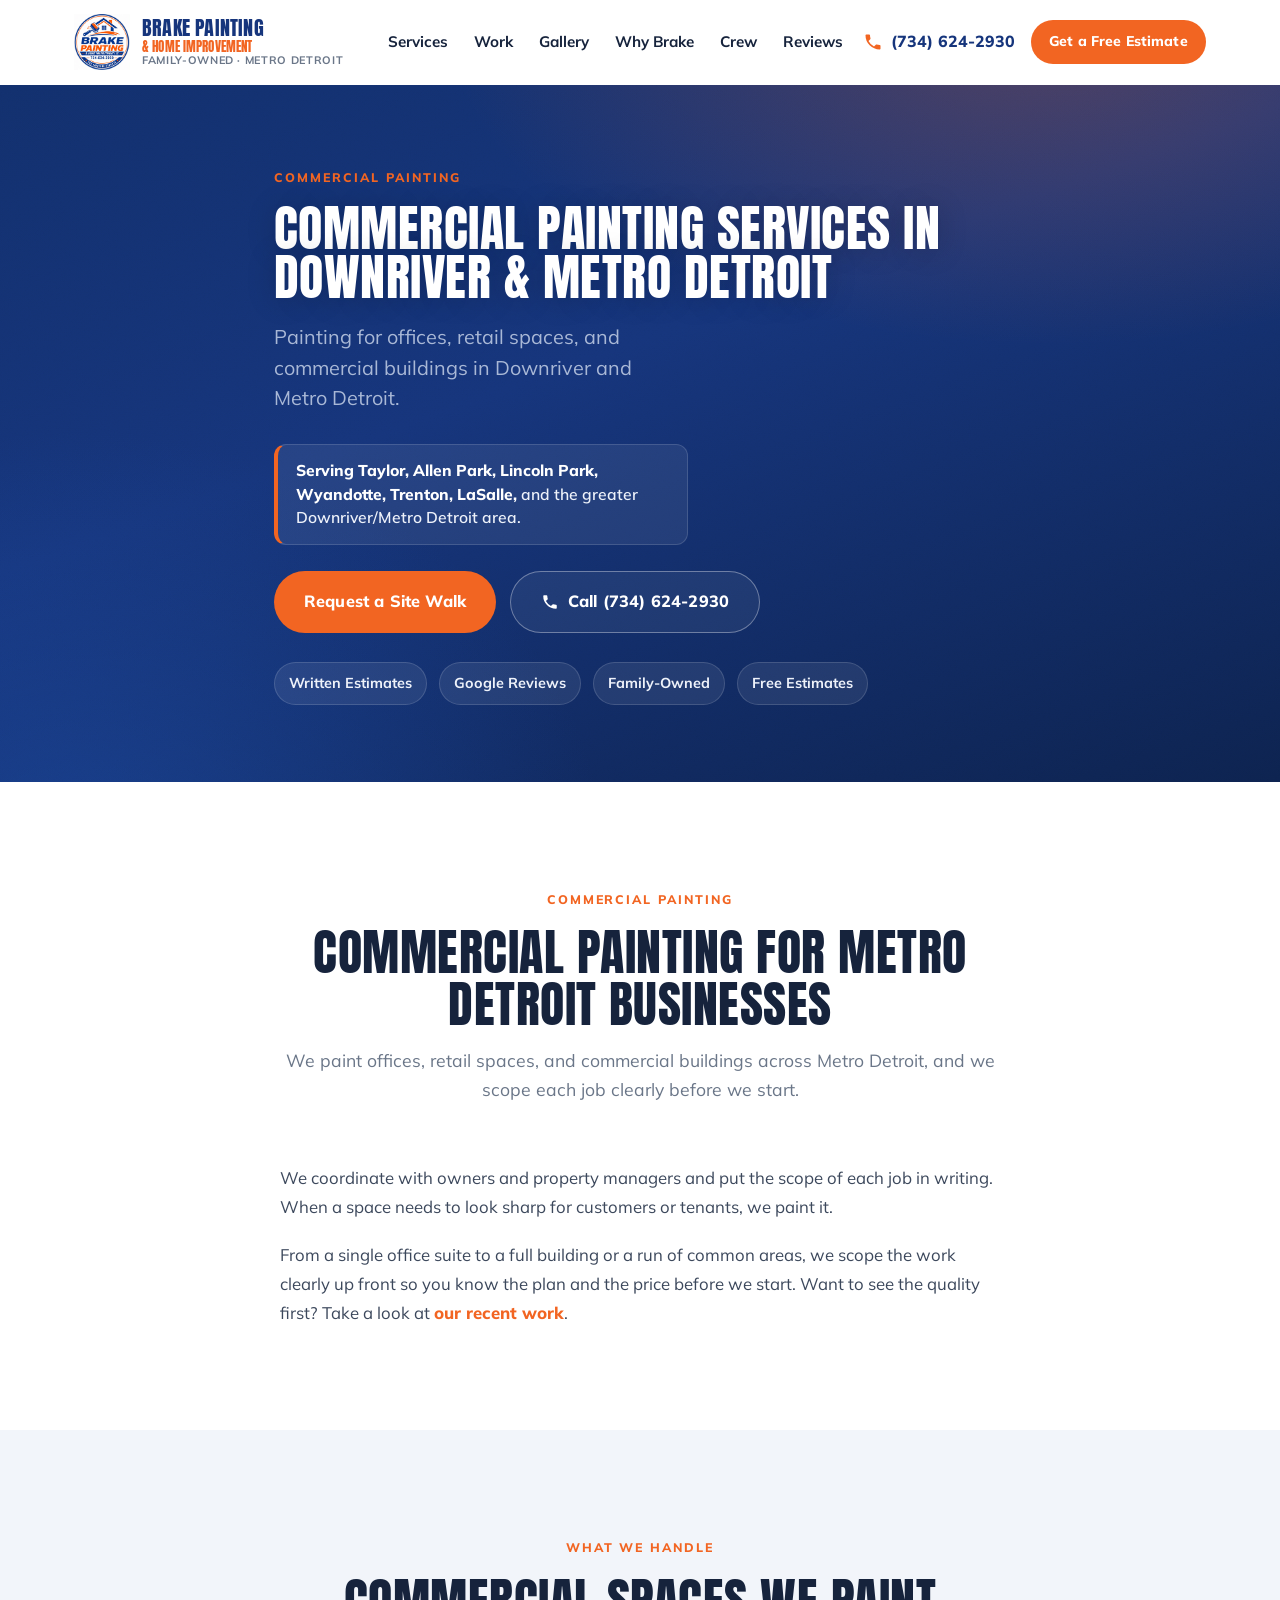
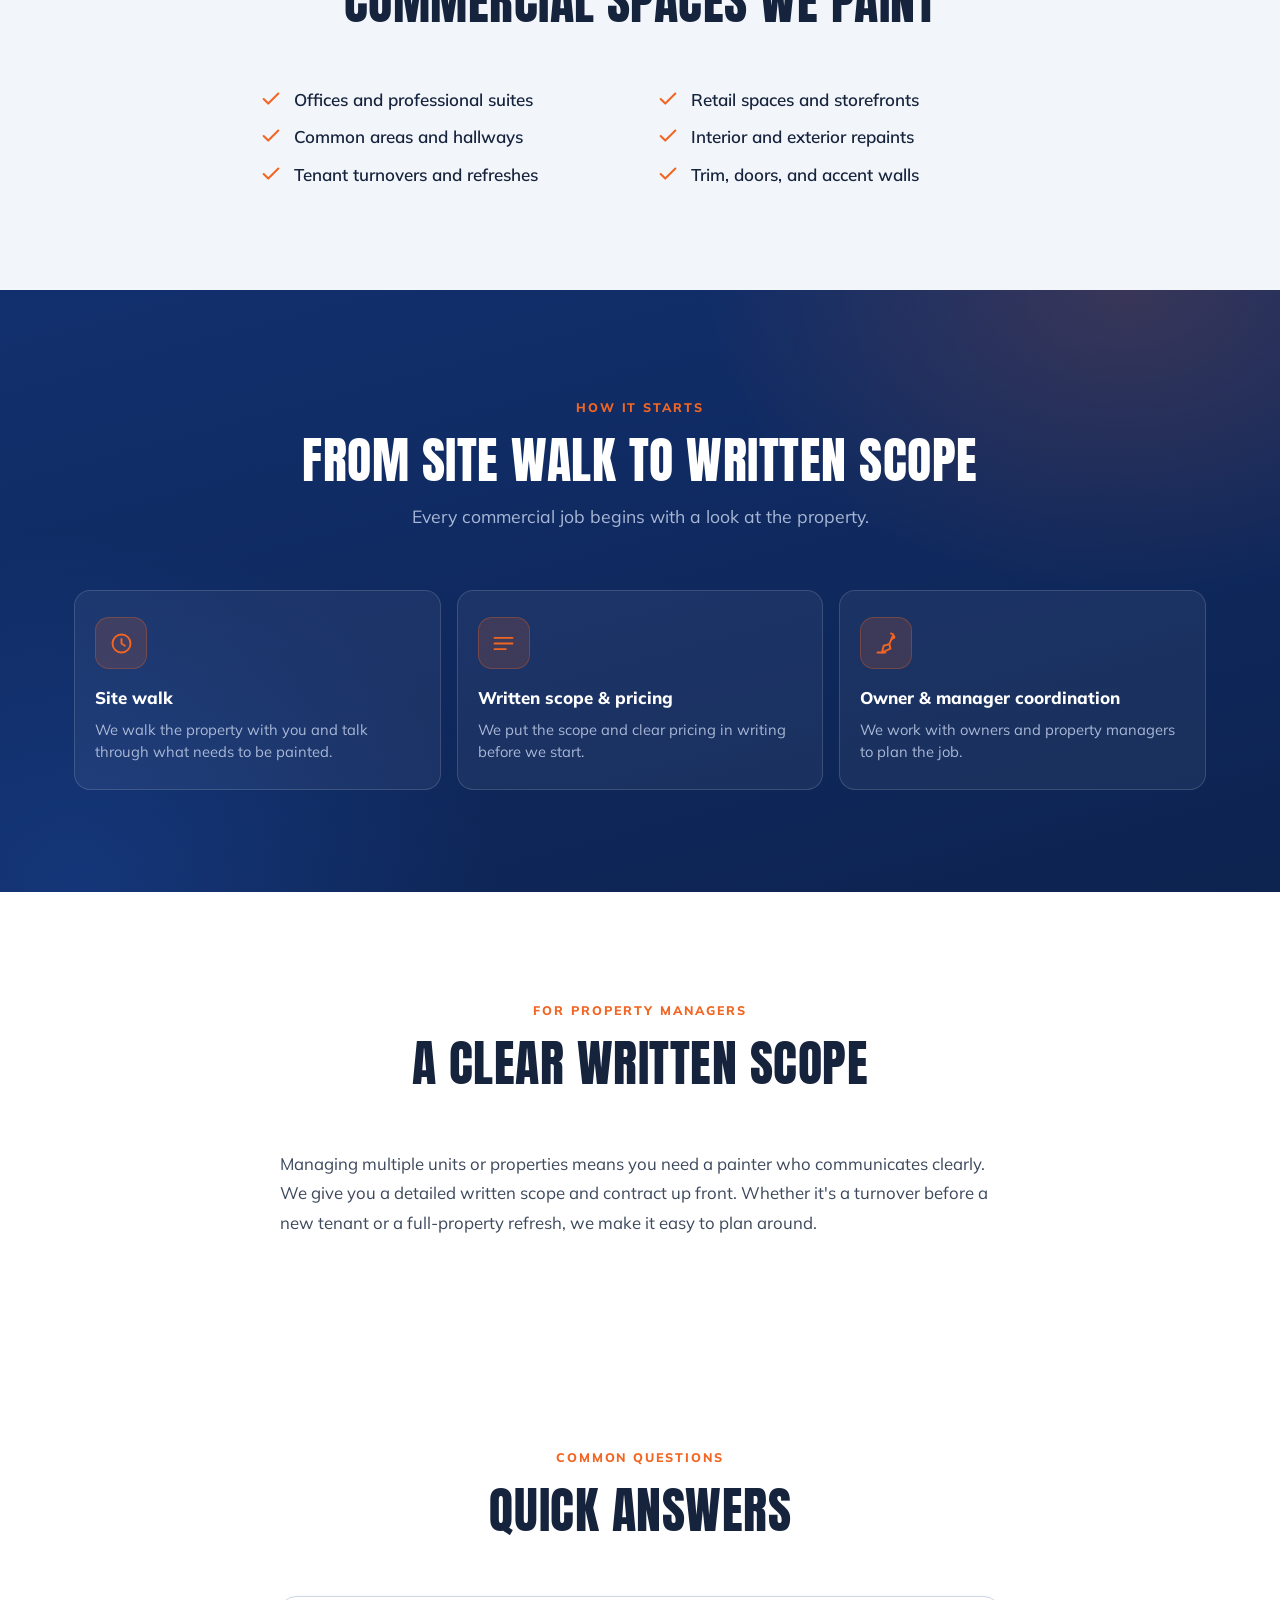
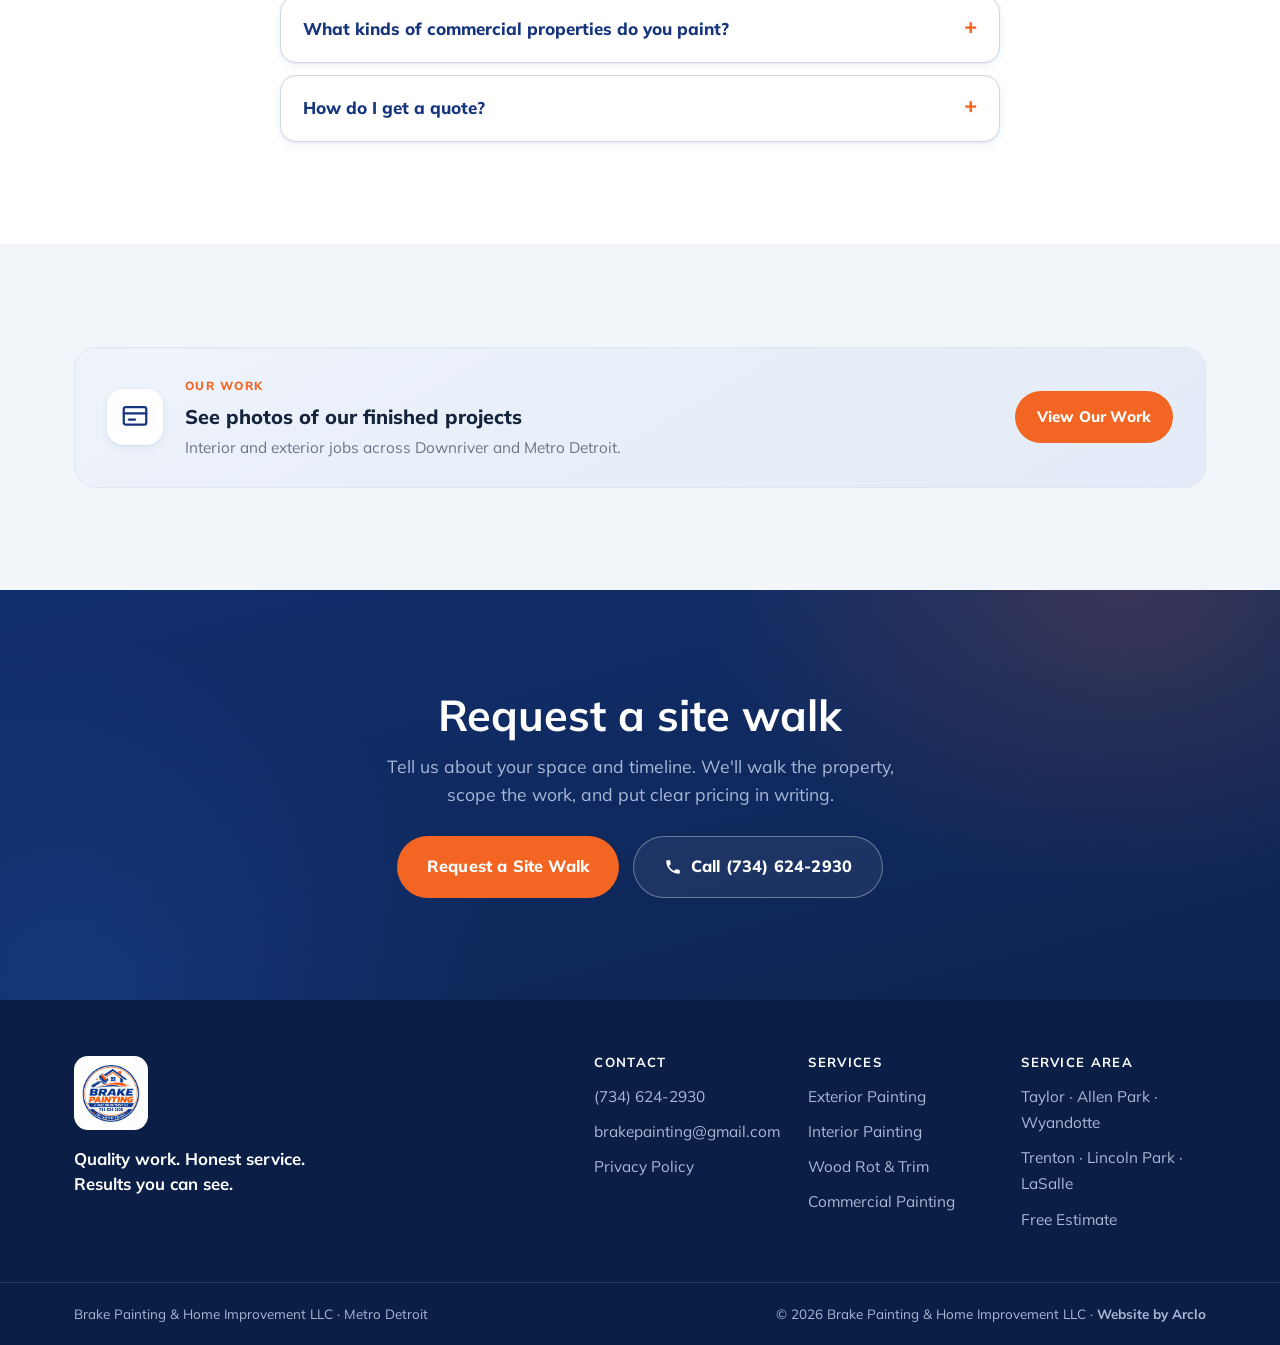
<file: commercial-painting/index.html>
<!doctype html>
<html lang="en">
<head>
  <meta charset="utf-8" />
  <meta name="viewport" content="width=device-width, initial-scale=1" />
  <title>Commercial Painting Services in Downriver &amp; Metro Detroit | Brake Painting</title>
  <meta name="description" content="Commercial painting for offices, retail, and commercial properties across Metro Detroit and Downriver. Request a site walk." />
  <meta name="robots" content="index, follow" />
  <meta name="theme-color" content="#16357C" />
  <link rel="canonical" href="https://brakepaintingandhomeimprovement.com/commercial-painting/" />
  <link rel="icon" href="/Brakelogo.png" />
  <meta property="og:title" content="Commercial Painting Services in Downriver &amp; Metro Detroit" />
  <meta property="og:description" content="Offices, retail, and commercial properties painted across Metro Detroit and Downriver. Request a site walk from Brake Painting & Home Improvement." />
  <meta property="og:image" content="https://brakepaintingandhomeimprovement.com/Brakework3.png" />
  <meta property="og:type" content="website" />
  <link rel="preconnect" href="https://fonts.googleapis.com" />
  <link rel="preconnect" href="https://fonts.gstatic.com" crossorigin />
  <link href="https://fonts.googleapis.com/css2?family=Anton&family=Mulish:ital,wght@0,400;0,500;0,600;0,700;0,800;0,900;1,600&display=swap" rel="stylesheet" />
  <link rel="stylesheet" href="/styles.css" />
  <script type="application/ld+json">
  {
    "@context": "https://schema.org",
    "@type": "HousePainter",
    "@id": "https://brakepaintingandhomeimprovement.com/#business",
    "name": "Brake Painting & Home Improvement",
    "url": "https://brakepaintingandhomeimprovement.com/",
    "telephone": "+1-734-624-2930",
    "email": "brakepainting@gmail.com",
    "logo": "https://brakepaintingandhomeimprovement.com/Brakelogo.png",
    "image": [
      "https://brakepaintingandhomeimprovement.com/Brakework4.png",
      "https://brakepaintingandhomeimprovement.com/Brakework1.png",
      "https://brakepaintingandhomeimprovement.com/Brakework5.png"
    ],
    "areaServed": [
      { "@type": "City", "name": "Taylor" },
      { "@type": "City", "name": "Allen Park" },
      { "@type": "City", "name": "Lincoln Park" },
      { "@type": "City", "name": "Wyandotte" },
      { "@type": "City", "name": "Trenton" },
      { "@type": "City", "name": "LaSalle" }
    ],
    "hasOfferCatalog": {
      "@type": "OfferCatalog",
      "name": "Painting & Home Improvement Services",
      "itemListElement": [
        { "@type": "Offer", "itemOffered": { "@type": "Service", "name": "Exterior Painting" } },
        { "@type": "Offer", "itemOffered": { "@type": "Service", "name": "Interior Painting" } },
        { "@type": "Offer", "itemOffered": { "@type": "Service", "name": "Wood Rot Repair" } },
        { "@type": "Offer", "itemOffered": { "@type": "Service", "name": "Trim Carpentry" } },
        { "@type": "Offer", "itemOffered": { "@type": "Service", "name": "Commercial Painting" } }
      ]
    }
  }
  </script>
  <script type="application/ld+json">
  {
    "@context": "https://schema.org",
    "@type": "BreadcrumbList",
    "itemListElement": [
      { "@type": "ListItem", "position": 1, "name": "Home", "item": "https://brakepaintingandhomeimprovement.com/" },
      { "@type": "ListItem", "position": 2, "name": "Commercial Painting", "item": "https://brakepaintingandhomeimprovement.com/commercial-painting/" }
    ]
  }
  </script>
</head>
<body>
  <a class="skip-link" href="#main">Skip to content</a>

  <!-- ============ HEADER ============ -->
  <header class="site-header" id="siteHeader">
    <div class="wrap header-inner">
      <a class="brand" href="/" aria-label="Brake Painting and Home Improvement, home">
        <img src="/Brakelogo.png" alt="Brake Painting &amp; Home Improvement LLC logo" class="brand-logo" width="120" height="120" />
        <span class="brand-text">
          <span class="brand-name">Brake Painting</span>
          <span class="brand-sub">&amp; Home Improvement</span>
          <span class="brand-tag">Family-Owned · Metro Detroit</span>
        </span>
      </a>
      <nav class="primary-nav" aria-label="Primary">
        <a href="/#services">Services</a>
        <a href="/#work">Work</a>
        <a href="/gallery/">Gallery</a>
        <a href="/#why">Why Brake</a>
        <a href="/#crew">Crew</a>
        <a href="/#reviews">Reviews</a>
      </nav>
      <div class="header-cta">
        <a class="phone-link" href="tel:+17346242930">
          <svg viewBox="0 0 24 24" aria-hidden="true" class="ico"><path d="M6.6 10.8a15.5 15.5 0 0 0 6.6 6.6l2.2-2.2c.3-.3.7-.4 1-.2 1.1.4 2.3.6 3.6.6.6 0 1 .4 1 1V20c0 .6-.4 1-1 1A17 17 0 0 1 3 4c0-.6.4-1 1-1h3.4c.6 0 1 .4 1 1 0 1.2.2 2.4.6 3.6.1.4 0 .8-.3 1z"/></svg>
          <span class="phone-num">(734) 624-2930</span>
        </a>
        <a class="btn btn-primary btn-sm" href="/#contact">Get a Free Estimate</a>
        <button class="nav-toggle" id="navToggle" aria-label="Open menu" aria-expanded="false" aria-controls="mobileNav">
          <span></span><span></span><span></span>
        </button>
      </div>
    </div>
    <div class="mobile-nav" id="mobileNav" hidden>
      <a href="/#services">Services</a>
      <a href="/#work">Work</a>
      <a href="/gallery/">Gallery</a>
      <a href="/#why">Why Brake</a>
      <a href="/#crew">Crew</a>
      <a href="/#reviews">Reviews</a>
      <a href="/#commercial">Commercial</a>
      <a class="btn btn-primary" href="/#contact">Get a Free Estimate</a>
    </div>
  </header>

  <main id="main">
    <!-- ============ HERO ============ -->
    <section class="hero svc-hero" aria-labelledby="svc-h1">
      <div class="hero-bg" aria-hidden="true"></div>
      <div class="wrap hero-grid solo">
        <div class="hero-copy reveal">
          <span class="eyebrow eyebrow-light">Commercial Painting</span>
          <h1 id="svc-h1">Commercial Painting Services in Downriver &amp; Metro Detroit</h1>
          <p class="hero-sub">Painting for offices, retail spaces, and commercial buildings in Downriver and Metro Detroit.</p>
          <p class="svc-note"><strong>Serving Taylor, Allen Park, Lincoln Park, Wyandotte, Trenton, LaSalle,</strong> and the greater Downriver/Metro Detroit area.</p>
          <div class="hero-actions">
            <a class="btn btn-primary btn-lg" href="/#contact">Request a Site Walk</a>
            <a class="btn btn-ghost btn-lg" href="tel:+17346242930">
              <svg viewBox="0 0 24 24" aria-hidden="true" class="ico"><path d="M6.6 10.8a15.5 15.5 0 0 0 6.6 6.6l2.2-2.2c.3-.3.7-.4 1-.2 1.1.4 2.3.6 3.6.6.6 0 1 .4 1 1V20c0 .6-.4 1-1 1A17 17 0 0 1 3 4c0-.6.4-1 1-1h3.4c.6 0 1 .4 1 1 0 1.2.2 2.4.6 3.6.1.4 0 .8-.3 1z"/></svg>
              Call (734) 624-2930
            </a>
          </div>
          <ul class="proof-strip" aria-label="Trust highlights">
            <li>Written Estimates</li>
            <li>Google Reviews</li>
            <li>Family-Owned</li>
            <li>Free Estimates</li>
          </ul>
        </div>
      </div>
    </section>

    <!-- ============ INTRO ============ -->
    <section class="section">
      <div class="wrap">
        <div class="section-head">
          <span class="eyebrow">Commercial Painting</span>
          <h2>Commercial painting for Metro Detroit businesses</h2>
          <p class="section-lede">We paint offices, retail spaces, and commercial buildings across Metro Detroit, and we scope each job clearly before we start.</p>
        </div>
        <div class="prose">
          <p>We coordinate with owners and property managers and put the scope of each job in writing. When a space needs to look sharp for customers or tenants, we paint it.</p>
          <p>From a single office suite to a full building or a run of common areas, we scope the work clearly up front so you know the plan and the price before we start. Want to see the quality first? Take a look at <a class="inline-link" href="/#work">our recent work</a>.</p>
        </div>
      </div>
    </section>

    <!-- ============ SCOPE ============ -->
    <section class="section section-mist">
      <div class="wrap">
        <div class="section-head">
          <span class="eyebrow">What We Handle</span>
          <h2>Commercial spaces we paint</h2>
        </div>
        <ul class="scope-grid">
          <li><svg viewBox="0 0 24 24"><path d="M20 6 9 17l-5-5"/></svg> Offices and professional suites</li>
          <li><svg viewBox="0 0 24 24"><path d="M20 6 9 17l-5-5"/></svg> Retail spaces and storefronts</li>
          <li><svg viewBox="0 0 24 24"><path d="M20 6 9 17l-5-5"/></svg> Common areas and hallways</li>
          <li><svg viewBox="0 0 24 24"><path d="M20 6 9 17l-5-5"/></svg> Interior and exterior repaints</li>
          <li><svg viewBox="0 0 24 24"><path d="M20 6 9 17l-5-5"/></svg> Tenant turnovers and refreshes</li>
          <li><svg viewBox="0 0 24 24"><path d="M20 6 9 17l-5-5"/></svg> Trim, doors, and accent walls</li>
        </ul>
      </div>
    </section>

    <!-- ============ HOW IT STARTS ============ -->
    <section class="section section-navy">
      <div class="wrap">
        <div class="section-head section-head-light">
          <span class="eyebrow eyebrow-light">How It Starts</span>
          <h2>From site walk to written scope</h2>
          <p class="section-lede">Every commercial job begins with a look at the property.</p>
        </div>
        <ul class="why-grid why-grid-3">
          <li class="why-card reveal">
            <span class="why-ico" aria-hidden="true"><svg viewBox="0 0 24 24"><circle cx="12" cy="12" r="8"/><path d="M12 8v4l3 2"/></svg></span>
            <h3>Site walk</h3>
            <p>We walk the property with you and talk through what needs to be painted.</p>
          </li>
          <li class="why-card reveal">
            <span class="why-ico" aria-hidden="true"><svg viewBox="0 0 24 24"><path d="M4 7h16M4 12h16M4 17h10"/></svg></span>
            <h3>Written scope &amp; pricing</h3>
            <p>We put the scope and clear pricing in writing before we start.</p>
          </li>
          <li class="why-card reveal">
            <span class="why-ico" aria-hidden="true"><svg viewBox="0 0 24 24"><path d="M4 20h7"/><path d="M8 20l1.5-6 5-1.5 1 4z"/><path d="M14.5 12.5l3-7"/><path d="M16 3l2 1M19 6l-2 2M18 4l1 3"/></svg></span>
            <h3>Owner &amp; manager coordination</h3>
            <p>We work with owners and property managers to plan the job.</p>
          </li>
        </ul>
      </div>
    </section>

    <!-- ============ PROPERTY MANAGERS ============ -->
    <section class="section">
      <div class="wrap">
        <div class="section-head">
          <span class="eyebrow">For Property Managers</span>
          <h2>A clear written scope</h2>
        </div>
        <div class="prose">
          <p>Managing multiple units or properties means you need a painter who communicates clearly. We give you a detailed written scope and contract up front. Whether it's a turnover before a new tenant or a full-property refresh, we make it easy to plan around.</p>
        </div>
      </div>
    </section>

    <!-- ============ FAQ ============ -->
    <section class="section">
      <div class="wrap">
        <div class="section-head">
          <span class="eyebrow">Common Questions</span>
          <h2>Quick answers</h2>
        </div>
        <div class="faq">
          <details><summary>What kinds of commercial properties do you paint?</summary><p>Offices and professional suites, retail spaces and storefronts, common areas and hallways, and tenant turnovers, inside and out.</p></details>
          <details><summary>How do I get a quote?</summary><p>Request a site walk. We look at the property, scope the work, and put clear pricing in writing before we start. <a class="inline-link" href="/#contact">Request a site walk</a> or call (734) 624-2930.</p></details>
        </div>
      </div>
    </section>

    <!-- ============ RELATED / WORK ============ -->
    <section class="section section-mist">
      <div class="wrap">
        <div class="related reveal">
          <span class="related-ico" aria-hidden="true"><svg viewBox="0 0 24 24"><rect x="3" y="4" width="18" height="14" rx="1.5"/><path d="M3 9h18"/><path d="M7 14h5"/></svg></span>
          <div class="related-body">
            <span>Our work</span>
            <strong>See photos of our finished projects</strong>
            <p>Interior and exterior jobs across Downriver and Metro Detroit.</p>
          </div>
          <a class="btn btn-primary" href="/#work">View Our Work</a>
        </div>
      </div>
    </section>

    <!-- ============ CTA ============ -->
    <section class="section section-navy svc-cta">
      <div class="wrap">
        <h2>Request a site walk</h2>
        <p>Tell us about your space and timeline. We'll walk the property, scope the work, and put clear pricing in writing.</p>
        <div class="cta-actions">
          <a class="btn btn-primary btn-lg" href="/#contact">Request a Site Walk</a>
          <a class="btn btn-ghost btn-lg" href="tel:+17346242930">
            <svg viewBox="0 0 24 24" aria-hidden="true" class="ico"><path d="M6.6 10.8a15.5 15.5 0 0 0 6.6 6.6l2.2-2.2c.3-.3.7-.4 1-.2 1.1.4 2.3.6 3.6.6.6 0 1 .4 1 1V20c0 .6-.4 1-1 1A17 17 0 0 1 3 4c0-.6.4-1 1-1h3.4c.6 0 1 .4 1 1 0 1.2.2 2.4.6 3.6.1.4 0 .8-.3 1z"/></svg>
            Call (734) 624-2930
          </a>
        </div>
      </div>
    </section>
  </main>

  <!-- ============ FOOTER ============ -->
  <footer class="site-footer">
    <div class="wrap footer-inner">
      <div class="footer-brand">
        <img src="/Brakelogo.png" alt="Brake Painting &amp; Home Improvement LLC logo" width="90" height="90" />
        <p class="footer-line">Quality work. Honest service. Results you can see.</p>
      </div>
      <div class="footer-cols">
        <div class="footer-col">
          <h4>Contact</h4>
          <a href="tel:+17346242930">(734) 624-2930</a>
          <a href="mailto:brakepainting@gmail.com">brakepainting@gmail.com</a>
          <a href="/privacy.html">Privacy Policy</a>
        </div>
        <div class="footer-col">
          <h4>Services</h4>
          <a href="/exterior-painting/">Exterior Painting</a>
          <a href="/interior-painting/">Interior Painting</a>
          <a href="/wood-rot-repair-trim-carpentry/">Wood Rot &amp; Trim</a>
          <a href="/commercial-painting/">Commercial Painting</a>
        </div>
        <div class="footer-col">
          <h4>Service Area</h4>
          <p>Taylor · Allen Park · Wyandotte</p>
          <p>Trenton · Lincoln Park · LaSalle</p>
          <a href="/#contact">Free Estimate</a>
        </div>
      </div>
    </div>
    <div class="footer-bottom">
      <div class="wrap">
        <span>Brake Painting &amp; Home Improvement LLC · Metro Detroit</span>
        <span>© <span id="year"></span> Brake Painting &amp; Home Improvement LLC · <a class="site-credit" href="https://getarclo.com" target="_blank" rel="noopener">Website by Arclo</a></span>
      </div>
    </div>
  </footer>

  <!-- ============ MOBILE STICKY BAR ============ -->
  <div class="mobile-bar" aria-label="Quick actions">
    <a class="mb-call" href="tel:+17346242930">
      <svg viewBox="0 0 24 24" aria-hidden="true"><path d="M6.6 10.8a15.5 15.5 0 0 0 6.6 6.6l2.2-2.2c.3-.3.7-.4 1-.2 1.1.4 2.3.6 3.6.6.6 0 1 .4 1 1V20c0 .6-.4 1-1 1A17 17 0 0 1 3 4c0-.6.4-1 1-1h3.4c.6 0 1 .4 1 1 0 1.2.2 2.4.6 3.6.1.4 0 .8-.3 1z"/></svg>
      Call Now
    </a>
    <a class="mb-estimate" href="/#contact">Request a Site Walk</a>
  </div>

  <script src="/script.js"></script>
</body>
</html>
</file>
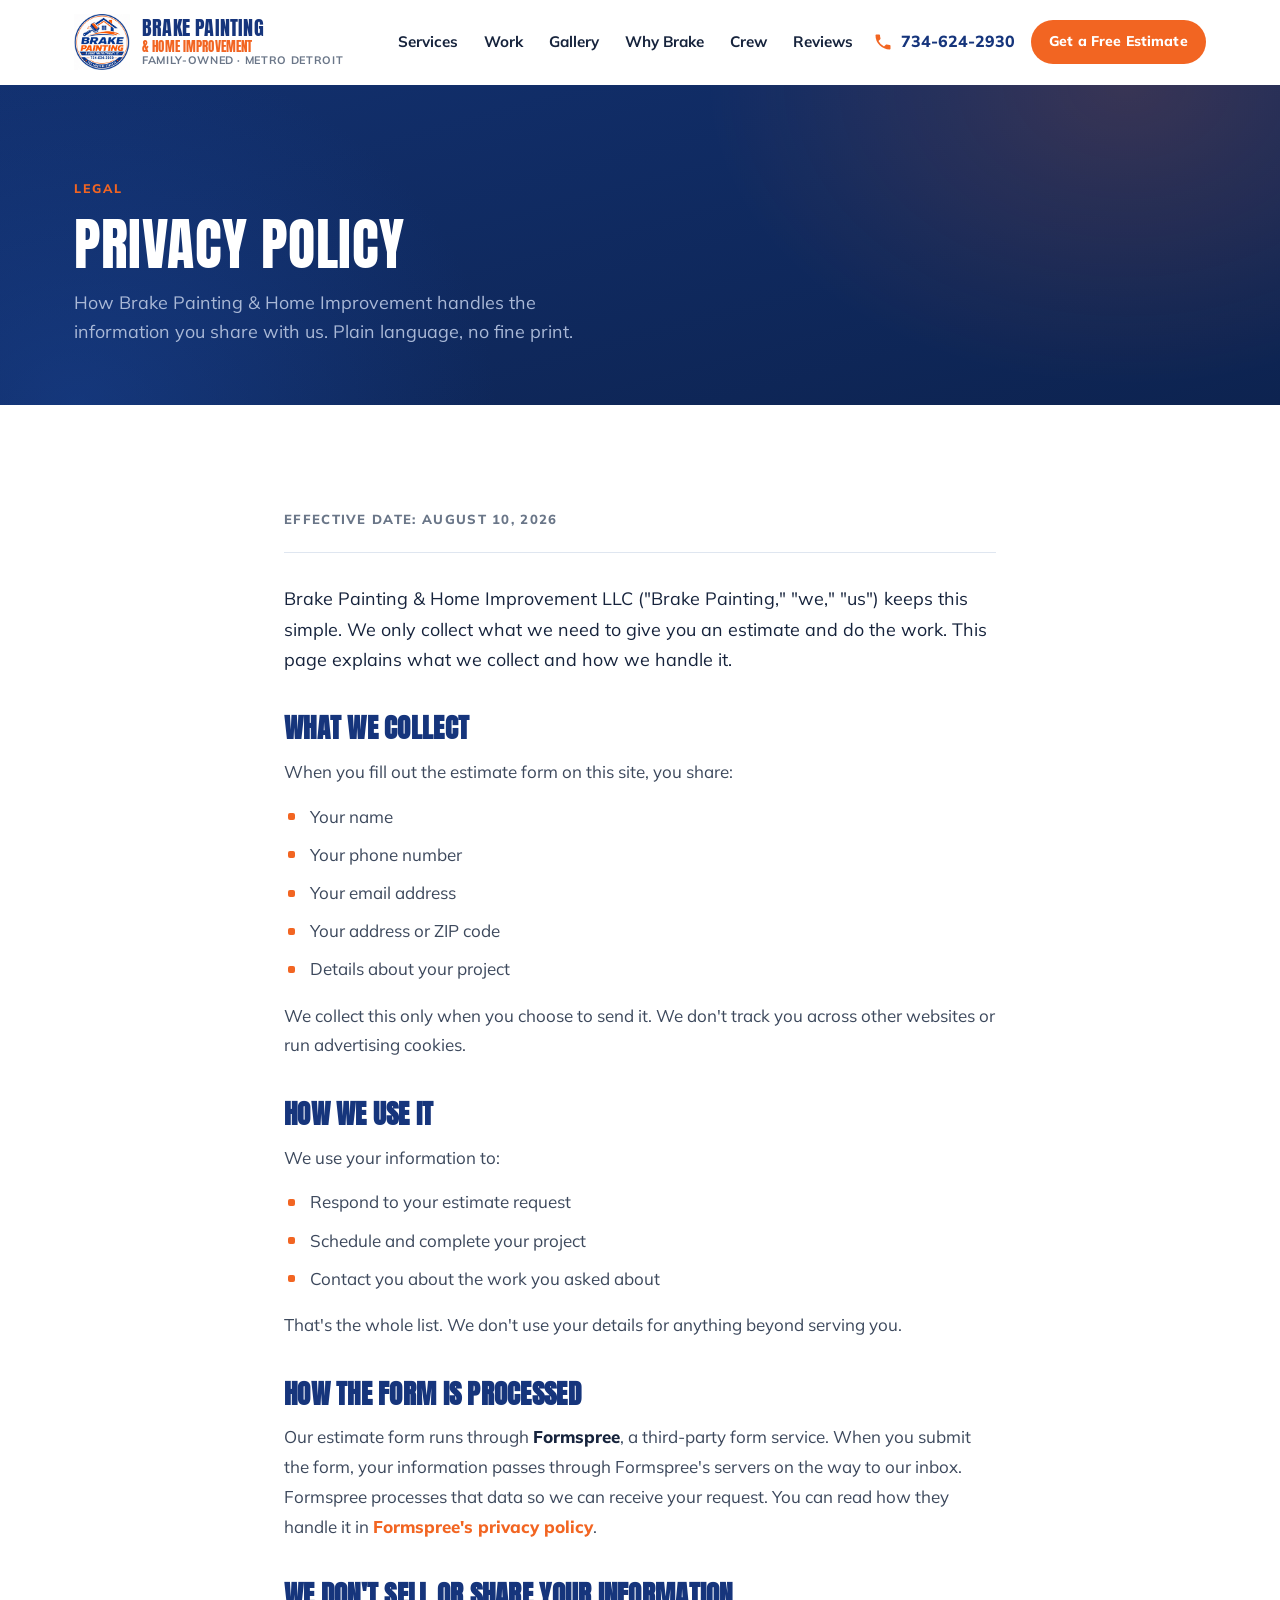
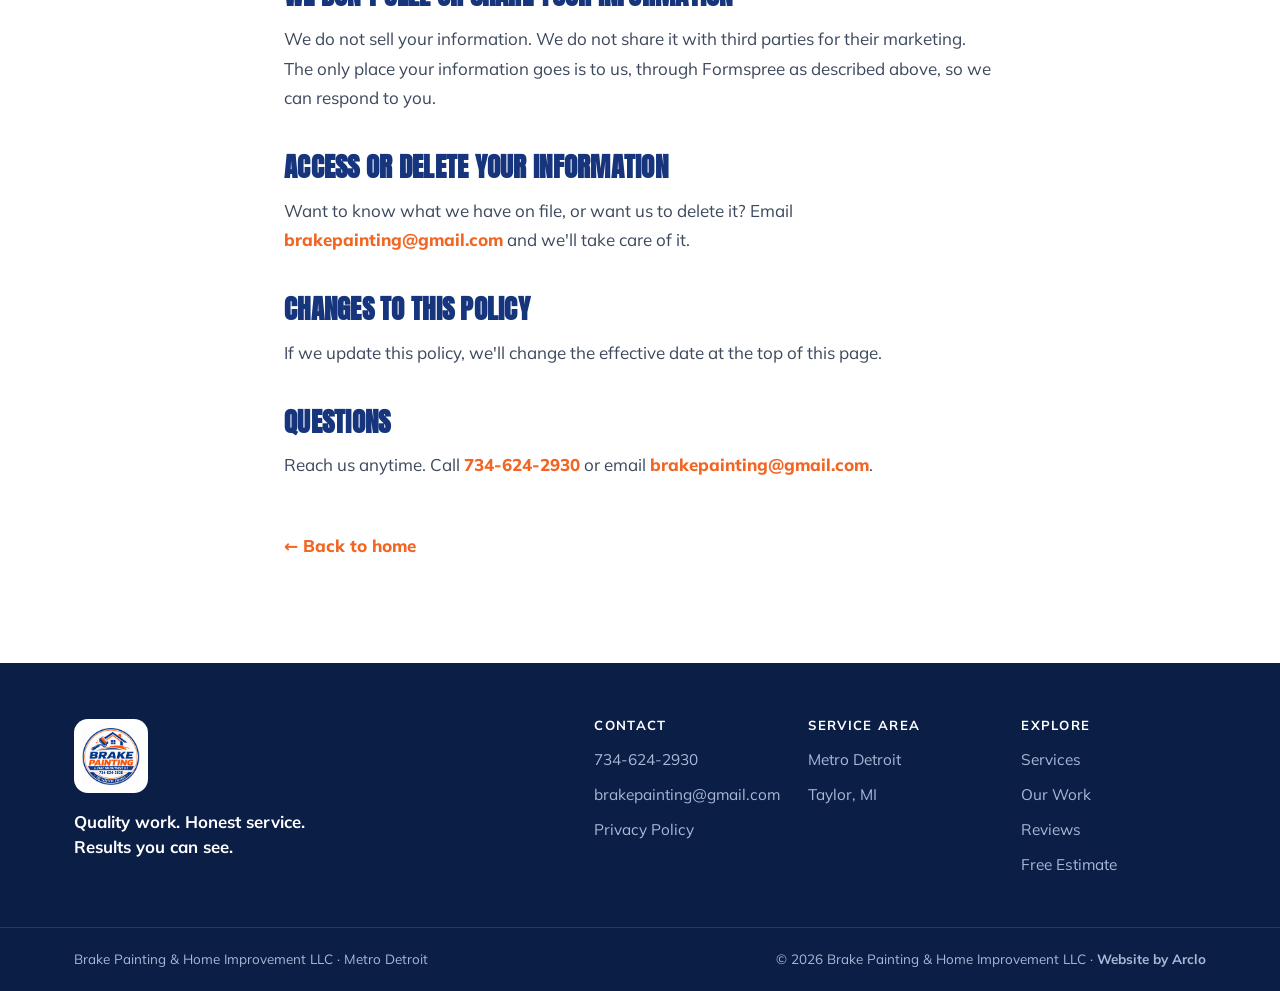
<file: privacy.html>
<!doctype html>
<html lang="en">
<head>
  <meta charset="utf-8" />
  <meta name="viewport" content="width=device-width, initial-scale=1" />
  <title>Privacy Policy | Brake Painting &amp; Home Improvement</title>
  <meta name="description" content="How Brake Painting & Home Improvement collects and uses the information you share through our estimate form. We don't sell or share your data." />
  <meta name="theme-color" content="#16357C" />
  <link rel="canonical" href="https://brakepaintingandhomeimprovement.com/privacy.html" />
  <link rel="icon" href="Brakelogo.png" />
  <meta name="robots" content="index, follow" />
  <link rel="preconnect" href="https://fonts.googleapis.com" />
  <link rel="preconnect" href="https://fonts.gstatic.com" crossorigin />
  <link href="https://fonts.googleapis.com/css2?family=Anton&family=Mulish:ital,wght@0,400;0,500;0,600;0,700;0,800;0,900;1,600&display=swap" rel="stylesheet" />
  <link rel="stylesheet" href="styles.css" />
</head>
<body>
  <a class="skip-link" href="#main">Skip to content</a>

  <!-- ============ HEADER ============ -->
  <header class="site-header" id="siteHeader">
    <div class="wrap header-inner">
      <a class="brand" href="index.html" aria-label="Brake Painting and Home Improvement, home">
        <img src="Brakelogo.png" alt="Brake Painting &amp; Home Improvement LLC logo" class="brand-logo" width="120" height="120" />
        <span class="brand-text">
          <span class="brand-name">Brake Painting</span>
          <span class="brand-sub">&amp; Home Improvement</span>
          <span class="brand-tag">Family-Owned · Metro Detroit</span>
        </span>
      </a>

      <nav class="primary-nav" aria-label="Primary">
        <a href="index.html#services">Services</a>
        <a href="index.html#work">Work</a>
        <a href="/gallery/">Gallery</a>
        <a href="index.html#why">Why Brake</a>
        <a href="index.html#crew">Crew</a>
        <a href="index.html#reviews">Reviews</a>
      </nav>

      <div class="header-cta">
        <a class="phone-link" href="tel:+17346242930">
          <svg viewBox="0 0 24 24" aria-hidden="true" class="ico"><path d="M6.6 10.8a15.5 15.5 0 0 0 6.6 6.6l2.2-2.2c.3-.3.7-.4 1-.2 1.1.4 2.3.6 3.6.6.6 0 1 .4 1 1V20c0 .6-.4 1-1 1A17 17 0 0 1 3 4c0-.6.4-1 1-1h3.4c.6 0 1 .4 1 1 0 1.2.2 2.4.6 3.6.1.4 0 .8-.3 1z"/></svg>
          <span class="phone-num">734-624-2930</span>
        </a>
        <a class="btn btn-primary btn-sm" href="index.html#contact">Get a Free Estimate</a>
        <button class="nav-toggle" id="navToggle" aria-label="Open menu" aria-expanded="false" aria-controls="mobileNav">
          <span></span><span></span><span></span>
        </button>
      </div>
    </div>
    <div class="mobile-nav" id="mobileNav" hidden>
      <a href="index.html#services">Services</a>
      <a href="index.html#work">Work</a>
      <a href="/gallery/">Gallery</a>
      <a href="index.html#why">Why Brake</a>
      <a href="index.html#crew">Crew</a>
      <a href="index.html#reviews">Reviews</a>
      <a href="index.html#commercial">Commercial</a>
      <a class="btn btn-primary" href="index.html#contact">Get a Free Estimate</a>
    </div>
  </header>

  <main id="main">
    <!-- ============ PAGE HEAD ============ -->
    <section class="page-head section-navy" aria-labelledby="policy-h1">
      <div class="wrap">
        <span class="eyebrow eyebrow-light">Legal</span>
        <h1 id="policy-h1">Privacy Policy</h1>
        <p class="page-head-sub">How Brake Painting &amp; Home Improvement handles the information you share with us. Plain language, no fine print.</p>
      </div>
    </section>

    <!-- ============ POLICY BODY ============ -->
    <section class="section">
      <div class="wrap policy">
        <p class="policy-effective">Effective date: August 10, 2026</p>

        <div class="policy-body">
          <p>Brake Painting &amp; Home Improvement LLC ("Brake Painting," "we," "us") keeps this simple. We only collect what we need to give you an estimate and do the work. This page explains what we collect and how we handle it.</p>

          <h2>What we collect</h2>
          <p>When you fill out the estimate form on this site, you share:</p>
          <ul>
            <li>Your name</li>
            <li>Your phone number</li>
            <li>Your email address</li>
            <li>Your address or ZIP code</li>
            <li>Details about your project</li>
          </ul>
          <p>We collect this only when you choose to send it. We don't track you across other websites or run advertising cookies.</p>

          <h2>How we use it</h2>
          <p>We use your information to:</p>
          <ul>
            <li>Respond to your estimate request</li>
            <li>Schedule and complete your project</li>
            <li>Contact you about the work you asked about</li>
          </ul>
          <p>That's the whole list. We don't use your details for anything beyond serving you.</p>

          <h2>How the form is processed</h2>
          <p>Our estimate form runs through <strong>Formspree</strong>, a third-party form service. When you submit the form, your information passes through Formspree's servers on the way to our inbox. Formspree processes that data so we can receive your request. You can read how they handle it in <a href="https://formspree.io/legal/privacy-policy/" target="_blank" rel="noopener">Formspree's privacy policy</a>.</p>

          <h2>We don't sell or share your information</h2>
          <p>We do not sell your information. We do not share it with third parties for their marketing. The only place your information goes is to us, through Formspree as described above, so we can respond to you.</p>

          <h2>Access or delete your information</h2>
          <p>Want to know what we have on file, or want us to delete it? Email <a href="mailto:brakepainting@gmail.com">brakepainting@gmail.com</a> and we'll take care of it.</p>

          <h2>Changes to this policy</h2>
          <p>If we update this policy, we'll change the effective date at the top of this page.</p>

          <h2>Questions</h2>
          <p>Reach us anytime. Call <a href="tel:+17346242930">734-624-2930</a> or email <a href="mailto:brakepainting@gmail.com">brakepainting@gmail.com</a>.</p>

          <a class="policy-back" href="index.html">&#8592; Back to home</a>
        </div>
      </div>
    </section>
  </main>

  <!-- ============ FOOTER ============ -->
  <footer class="site-footer">
    <div class="wrap footer-inner">
      <div class="footer-brand">
        <img src="Brakelogo.png" alt="Brake Painting &amp; Home Improvement LLC logo" width="90" height="90" />
        <p class="footer-line">Quality work. Honest service. Results you can see.</p>
      </div>
      <div class="footer-cols">
        <div class="footer-col">
          <h4>Contact</h4>
          <a href="tel:+17346242930">734-624-2930</a>
          <a href="mailto:brakepainting@gmail.com">brakepainting@gmail.com</a>
          <a href="privacy.html">Privacy Policy</a>
        </div>
        <div class="footer-col">
          <h4>Service Area</h4>
          <p>Metro Detroit</p>
          <p>Taylor, MI</p>
        </div>
        <div class="footer-col">
          <h4>Explore</h4>
          <a href="index.html#services">Services</a>
          <a href="index.html#work">Our Work</a>
          <a href="index.html#reviews">Reviews</a>
          <a href="index.html#contact">Free Estimate</a>
        </div>
      </div>
    </div>
    <div class="footer-bottom">
      <div class="wrap">
        <span>Brake Painting &amp; Home Improvement LLC · Metro Detroit</span>
        <span>© <span id="year"></span> Brake Painting &amp; Home Improvement LLC · <a class="site-credit" href="https://getarclo.com" target="_blank" rel="noopener">Website by Arclo</a></span>
      </div>
    </div>
  </footer>

  <!-- ============ MOBILE STICKY BAR ============ -->
  <div class="mobile-bar" aria-label="Quick actions">
    <a class="mb-call" href="tel:+17346242930">
      <svg viewBox="0 0 24 24" aria-hidden="true"><path d="M6.6 10.8a15.5 15.5 0 0 0 6.6 6.6l2.2-2.2c.3-.3.7-.4 1-.2 1.1.4 2.3.6 3.6.6.6 0 1 .4 1 1V20c0 .6-.4 1-1 1A17 17 0 0 1 3 4c0-.6.4-1 1-1h3.4c.6 0 1 .4 1 1 0 1.2.2 2.4.6 3.6.1.4 0 .8-.3 1z"/></svg>
      Call Now
    </a>
    <a class="mb-estimate" href="index.html#contact">Free Estimate</a>
  </div>

  <script src="script.js"></script>
</body>
</html>
</file>
<file: styles.css>
/* ============================================================
   Brake Painting & Home Improvement styles
   Palette pulled from Brakelogo.png: navy blue + orange on white
   ============================================================ */

:root {
  /* brand */
  --navy-900: #0d2350;
  --navy-800: #12306e;
  --navy:     #16357c;
  --blue:     #1d4ca6;
  --blue-400: #3d6fd0;
  --orange:   #f26522;
  --orange-600: #dd551a;
  --gold:     #ffb020;

  /* neutrals */
  --ink:    #16233c;
  --body:   #3c485c;
  --muted:  #6a7688;
  --paper:  #ffffff;
  --mist:   #f2f5fa;
  --mist-2: #e9eef6;
  --line:   #dfe6f0;
  --line-strong: #cdd7e6;

  /* on-dark */
  --on-dark:       #eef2fa;
  --on-dark-muted: #a9b8d6;
  --dark-line:     rgba(255,255,255,.14);

  /* type */
  --font-display: 'Anton', 'Arial Narrow', sans-serif;
  --font-body: 'Mulish', system-ui, sans-serif;

  /* radius */
  --r-sm: 10px;
  --r: 16px;
  --r-lg: 22px;
  --r-xl: 30px;

  /* shadows, navy tinted */
  --sh-sm: 0 1px 2px rgba(22,53,124,.06), 0 3px 8px rgba(22,53,124,.06);
  --sh-md: 0 6px 16px rgba(22,53,124,.09), 0 14px 34px rgba(22,53,124,.10);
  --sh-lg: 0 12px 28px rgba(22,53,124,.14), 0 30px 70px rgba(22,53,124,.18);
  --sh-orange: 0 10px 26px rgba(242,101,34,.34);

  --wrap: 1180px;
  --header-h: 84px;
  --ease: cubic-bezier(.2,.7,.2,1);
}

/* ---------- reset-ish ---------- */
*, *::before, *::after { box-sizing: border-box; }
[hidden] { display: none !important; }
html {
  scroll-behavior: smooth;
  scroll-padding-top: calc(var(--header-h) + 12px);
  -webkit-text-size-adjust: 100%;
}
body {
  margin: 0;
  font-family: var(--font-body);
  color: var(--body);
  background: var(--paper);
  line-height: 1.7;
  font-size: 17px;
  -webkit-font-smoothing: antialiased;
  overflow-x: hidden;
}
img { max-width: 100%; display: block; }
a { color: inherit; text-decoration: none; }
h1, h2, h3, h4 { margin: 0; color: var(--ink); line-height: 1.05; }
p { margin: 0; }
ul { margin: 0; padding: 0; list-style: none; }
button { font-family: inherit; cursor: pointer; border: 0; background: none; }

.wrap { width: 100%; max-width: var(--wrap); margin: 0 auto; padding: 0 24px; }

.skip-link {
  position: absolute; left: 12px; top: -60px; z-index: 200;
  background: var(--navy); color: #fff; padding: 10px 16px; border-radius: 8px;
  transition: top .2s var(--ease);
}
.skip-link:focus { top: 12px; }

:focus-visible { outline: 3px solid var(--orange); outline-offset: 2px; border-radius: 4px; }

.ico { width: 20px; height: 20px; fill: currentColor; flex: none; }

/* ---------- display type ---------- */
h1, .section-head h2, .commercial-copy h2, .contact-intro h2, .hero-badge, .rating-stat strong {
  font-family: var(--font-display);
  font-weight: 400;
  letter-spacing: .01em;
  text-transform: uppercase;
}
.eyebrow {
  display: inline-block;
  font-weight: 800;
  font-size: .78rem;
  letter-spacing: .16em;
  text-transform: uppercase;
  color: var(--orange);
  margin-bottom: 16px;
}
.eyebrow::before { content: ""; }
.eyebrow-light { color: var(--orange); }

.stars { color: var(--gold); letter-spacing: .06em; }
.stars-lg { font-size: 1.15rem; }

/* ---------- buttons ---------- */
.btn {
  display: inline-flex; align-items: center; justify-content: center; gap: 9px;
  font-family: var(--font-body);
  font-weight: 800;
  font-size: .95rem;
  letter-spacing: .01em;
  padding: 13px 22px;
  border-radius: 999px;
  transition: transform .18s var(--ease), box-shadow .25s var(--ease), background .2s var(--ease), color .2s var(--ease);
  will-change: transform;
  white-space: nowrap;
}
.btn:active { transform: translateY(1px) scale(.99); }
.btn-sm { padding: 10px 18px; font-size: .88rem; }
.btn-lg { padding: 16px 30px; font-size: 1.02rem; }
.btn-block { width: 100%; }

.btn-primary {
  background: var(--orange);
  color: #fff;
}
.btn-primary:hover { background: var(--orange-600); transform: translateY(-2px); }

.btn-ghost {
  background: rgba(255,255,255,.06);
  color: #fff;
  border: 1.5px solid rgba(255,255,255,.35);
}
.btn-ghost:hover { background: rgba(255,255,255,.14); border-color: #fff; transform: translateY(-2px); }

.btn .ico { width: 18px; height: 18px; }

/* ============================================================
   HEADER
   ============================================================ */
.site-header {
  position: sticky; top: 0; z-index: 100;
  background: rgba(255,255,255,.86);
  backdrop-filter: saturate(160%) blur(14px);
  -webkit-backdrop-filter: saturate(160%) blur(14px);
  border-bottom: 1px solid transparent;
  transition: box-shadow .25s var(--ease), border-color .25s var(--ease), background .25s var(--ease);
}
.site-header.scrolled {
  box-shadow: 0 6px 24px rgba(22,53,124,.10);
  border-bottom-color: var(--line);
}
.header-inner {
  display: flex; align-items: center; gap: 20px;
  height: var(--header-h);
}
.brand { display: flex; align-items: center; gap: 12px; margin-right: auto; }
.brand-logo { width: 56px; height: 56px; object-fit: contain; }
.brand-text { display: flex; flex-direction: column; line-height: 1.1; }
.brand-name {
  font-family: var(--font-display);
  text-transform: uppercase;
  font-size: 1.28rem;
  color: var(--navy);
  letter-spacing: .01em;
}
.brand-sub {
  font-family: var(--font-display);
  text-transform: uppercase;
  font-size: .82rem;
  line-height: 1;
  color: var(--orange);
  letter-spacing: .01em;
  margin: 1px 0 2px;
}
.brand-tag { font-size: .68rem; font-weight: 700; letter-spacing: .06em; text-transform: uppercase; color: var(--muted); }

.primary-nav { display: flex; gap: 26px; }
.primary-nav a {
  font-weight: 700; font-size: .95rem; color: var(--ink);
  position: relative; padding: 6px 0;
  transition: color .2s var(--ease);
}
.primary-nav a::after {
  content: ""; position: absolute; left: 0; bottom: 0; height: 2px; width: 0;
  background: var(--orange); transition: width .22s var(--ease);
}
.primary-nav a:hover { color: var(--navy); }
.primary-nav a:hover::after, .primary-nav a.active::after { width: 100%; }

.header-cta { display: flex; align-items: center; gap: 16px; }
.phone-link {
  display: inline-flex; align-items: center; gap: 8px;
  font-weight: 800; color: var(--navy); font-size: 1rem;
  transition: color .2s var(--ease);
}
.phone-link:hover { color: var(--orange); }
.phone-link .ico { color: var(--orange); }

.nav-toggle { display: none; width: 44px; height: 44px; flex-direction: column; gap: 5px; align-items: center; justify-content: center; border-radius: 10px; }
.nav-toggle span { width: 24px; height: 2.5px; background: var(--navy); border-radius: 2px; transition: transform .25s var(--ease), opacity .2s var(--ease); }
.nav-toggle[aria-expanded="true"] span:nth-child(1) { transform: translateY(7.5px) rotate(45deg); }
.nav-toggle[aria-expanded="true"] span:nth-child(2) { opacity: 0; }
.nav-toggle[aria-expanded="true"] span:nth-child(3) { transform: translateY(-7.5px) rotate(-45deg); }

.mobile-nav {
  display: flex; flex-direction: column; gap: 4px;
  padding: 12px 24px 22px;
  border-top: 1px solid var(--line);
  background: #fff;
}
.mobile-nav a { padding: 12px 4px; font-weight: 700; color: var(--ink); border-bottom: 1px solid var(--mist-2); }
.mobile-nav .btn { margin-top: 12px; border-bottom: 0; }

/* ============================================================
   HERO
   ============================================================ */
.hero {
  position: relative;
  color: var(--on-dark);
  padding: clamp(48px, 7vw, 92px) 0 clamp(56px, 7vw, 96px);
  overflow: hidden;
  isolation: isolate;
}
.hero-bg {
  position: absolute; inset: 0; z-index: -2;
  background:
    radial-gradient(1100px 600px at 82% -10%, rgba(242,101,34,.28), transparent 55%),
    radial-gradient(900px 700px at 5% 110%, rgba(29,76,166,.55), transparent 60%),
    linear-gradient(160deg, #12306e 0%, #16357c 42%, #0d2350 100%);
}
.hero-bg::after {
  content: ""; position: absolute; inset: 0;
  background-image: url("data:image/svg+xml,%3Csvg xmlns='http://www.w3.org/2000/svg' width='140' height='140'%3E%3Cfilter id='n'%3E%3CfeTurbulence type='fractalNoise' baseFrequency='.85' numOctaves='2'/%3E%3C/filter%3E%3Crect width='100%25' height='100%25' filter='url(%23n)' opacity='.045'/%3E%3C/svg%3E");
  mix-blend-mode: overlay;
}
.hero-grid {
  display: grid;
  grid-template-columns: 1.05fr .95fr;
  gap: clamp(32px, 5vw, 64px);
  align-items: center;
}
.hero-copy h1 {
  font-size: clamp(2.4rem, 5.4vw, 4.1rem);
  color: #fff;
  line-height: .98;
  margin-bottom: 20px;
  text-shadow: 0 2px 30px rgba(0,0,0,.2);
}
.hero-copy h1 .hl { color: var(--orange); }
.hero-sub {
  font-size: clamp(1.05rem, 1.6vw, 1.24rem);
  color: var(--on-dark-muted);
  max-width: 34ch;
  margin-bottom: 30px;
  line-height: 1.55;
}
.hero-actions { display: flex; flex-wrap: wrap; gap: 14px; margin-bottom: 30px; }

.proof-strip {
  display: flex; flex-wrap: wrap; gap: 10px 12px;
  font-weight: 700; font-size: .9rem; color: var(--on-dark);
}
.proof-strip li {
  display: inline-flex; align-items: center; gap: 6px;
  background: rgba(255,255,255,.08);
  border: 1px solid var(--dark-line);
  padding: 8px 14px; border-radius: 999px;
}
.proof-strip .stars { color: var(--gold); }

.hero-media { position: relative; }
.hero-frame {
  margin: 0;
  border-radius: var(--r-xl);
  overflow: hidden;
  box-shadow: var(--sh-lg), 0 0 0 1px rgba(255,255,255,.1);
  border: 4px solid rgba(255,255,255,.85);
  transform: rotate(-1deg);
}
.hero-frame img { width: 100%; height: clamp(320px, 42vw, 500px); object-fit: cover; object-position: center 42%; }
.hero-badge {
  position: absolute; left: -18px; bottom: -24px;
  background: #fff; color: var(--navy);
  border-radius: var(--r);
  padding: 16px 22px;
  box-shadow: var(--sh-lg);
  display: flex; flex-direction: column; gap: 2px;
  font-family: var(--font-body);
  border-left: 5px solid var(--orange);
}
.hero-badge .stars-lg { font-size: 1rem; }
.hero-badge strong { font-family: var(--font-display); font-weight: 400; text-transform: uppercase; font-size: 1.35rem; color: var(--navy); line-height: 1; margin-top: 4px; }
.hero-badge span:last-child { font-size: .82rem; color: var(--muted); font-weight: 700; }

/* ============================================================
   AUDIENCE FORK
   ============================================================ */
.fork { margin-top: -46px; position: relative; z-index: 5; }
.fork-grid { display: grid; grid-template-columns: 1fr 1fr; gap: 22px; }
.fork-card {
  display: flex; align-items: center; gap: 18px;
  background: #fff;
  border: 1px solid var(--line);
  border-radius: var(--r-lg);
  padding: 24px 26px;
  box-shadow: var(--sh-md);
  transition: transform .2s var(--ease), box-shadow .25s var(--ease), border-color .2s var(--ease);
}
.fork-card:hover { transform: translateY(-4px); box-shadow: var(--sh-lg); border-color: var(--line-strong); }
.fork-ico {
  flex: none; width: 58px; height: 58px; border-radius: 16px;
  display: grid; place-items: center;
  background: linear-gradient(150deg, #eaf0fb, #dbe6fa);
  color: var(--navy);
}
.fork-ico svg { width: 30px; height: 30px; fill: none; stroke: currentColor; stroke-width: 1.8; stroke-linecap: round; stroke-linejoin: round; }
.fork-body { display: flex; flex-direction: column; gap: 3px; }
.fork-body strong { font-size: 1.22rem; color: var(--ink); font-weight: 800; }
.fork-body span { color: var(--muted); font-size: .96rem; line-height: 1.45; }
.fork-arrow { margin-left: auto; font-size: 1.5rem; color: var(--orange); transition: transform .2s var(--ease); }
.fork-card:hover .fork-arrow { transform: translateX(5px); }

/* ============================================================
   SECTION SHELL
   ============================================================ */
.section { padding: clamp(64px, 8vw, 108px) 0; }
.section-mist { background: var(--mist); }
.section-head { max-width: 720px; margin: 0 auto clamp(40px, 5vw, 60px); text-align: center; }
.section-head h2 {
  font-size: clamp(2rem, 4vw, 3.1rem);
  color: var(--ink);
  margin-bottom: 16px;
}
.section-lede { color: var(--muted); font-size: 1.1rem; line-height: 1.6; }
.section-head-light h2 { color: #fff; }
.section-head-light .section-lede { color: var(--on-dark-muted); }

/* ---------- services ---------- */
.service-grid {
  display: grid;
  grid-template-columns: repeat(3, 1fr);
  gap: 16px;
}
.service-card {
  display: flex; flex-direction: column; align-items: flex-start; gap: 16px;
  background: #fff;
  border: 1px solid var(--line);
  border-radius: var(--r);
  padding: 26px 24px;
  transition: transform .2s var(--ease), box-shadow .25s var(--ease), border-color .2s var(--ease);
  position: relative; overflow: hidden;
}
.service-card::before {
  content: ""; position: absolute; left: 0; top: 0; bottom: 0; width: 4px;
  background: var(--orange); transform: scaleY(0); transform-origin: top;
  transition: transform .25s var(--ease);
}
.service-card:hover { transform: translateY(-4px); box-shadow: var(--sh-md); border-color: var(--line-strong); }
.service-card:hover::before { transform: scaleY(1); }
.service-ico {
  width: 52px; height: 52px; border-radius: 14px;
  display: grid; place-items: center;
  background: linear-gradient(150deg, #eaf0fb, #dce7f9);
  color: var(--navy);
}
.service-ico svg { width: 28px; height: 28px; fill: none; stroke: currentColor; stroke-width: 1.75; stroke-linecap: round; stroke-linejoin: round; }
.service-card h3 { font-size: 1.14rem; font-weight: 800; color: var(--ink); font-family: var(--font-body); text-transform: none; letter-spacing: 0; }
.services-note { text-align: center; margin-top: 34px; color: var(--muted); font-weight: 600; }
.services-note a { color: var(--orange); font-weight: 800; }
.services-note a:hover { text-decoration: underline; }

/* ---------- gallery ---------- */
.gallery {
  display: grid;
  grid-template-columns: repeat(6, 1fr);
  gap: 18px;
}
.shot {
  margin: 0; position: relative; overflow: hidden;
  border-radius: var(--r-lg);
  grid-column: span 3;
  cursor: zoom-in;
  box-shadow: var(--sh-sm);
  background: #0d2350;
  aspect-ratio: 4 / 3;
}
.shot-wide { grid-column: span 6; aspect-ratio: 16 / 7; }
.shot img {
  width: 100%; height: 100%; object-fit: cover;
  transition: transform .55s var(--ease);
}
.shot::after {
  content: ""; position: absolute; inset: 0;
  background: linear-gradient(to top, rgba(9,22,50,.82) 0%, rgba(9,22,50,.15) 42%, transparent 62%);
  transition: opacity .3s var(--ease);
}
.shot:hover img { transform: scale(1.06); }
.shot figcaption {
  position: absolute; left: 0; right: 0; bottom: 0; z-index: 2;
  padding: 20px 22px;
  color: #fff; font-weight: 700; font-size: 1rem; line-height: 1.35;
  display: flex; flex-direction: column; gap: 8px;
}
.shot-tag {
  align-self: flex-start;
  font-size: .68rem; font-weight: 800; letter-spacing: .12em; text-transform: uppercase;
  color: #fff; background: var(--orange);
  padding: 4px 10px; border-radius: 999px;
}

/* ---------- why brake (dark) ---------- */
.section-navy {
  position: relative; color: var(--on-dark); overflow: hidden; isolation: isolate;
  background: linear-gradient(165deg, #12306e, #0d2350);
}
.section-navy::before {
  content: ""; position: absolute; inset: 0; z-index: -1;
  background:
    radial-gradient(700px 500px at 88% 0%, rgba(242,101,34,.18), transparent 60%),
    radial-gradient(700px 600px at 6% 100%, rgba(29,76,166,.4), transparent 60%);
}
.why-grid {
  display: grid; grid-template-columns: repeat(5, 1fr); gap: 16px;
}
.why-card {
  background: rgba(255,255,255,.05);
  border: 1px solid var(--dark-line);
  border-radius: var(--r);
  padding: 26px 20px;
  transition: transform .2s var(--ease), background .25s var(--ease), border-color .2s var(--ease);
}
.why-card:hover { transform: translateY(-5px); background: rgba(255,255,255,.09); border-color: rgba(255,255,255,.28); }
.why-ico {
  width: 52px; height: 52px; border-radius: 14px; margin-bottom: 18px;
  display: grid; place-items: center;
  background: rgba(242,101,34,.16); color: var(--orange);
  border: 1px solid rgba(242,101,34,.3);
}
.why-ico svg { width: 27px; height: 27px; fill: none; stroke: currentColor; stroke-width: 1.7; stroke-linecap: round; stroke-linejoin: round; }
.why-card h3 { color: #fff; font-family: var(--font-body); text-transform: none; letter-spacing: 0; font-size: 1.06rem; font-weight: 800; line-height: 1.25; margin-bottom: 10px; }
.why-card p { color: var(--on-dark-muted); font-size: .92rem; line-height: 1.5; }

/* ---------- crew ---------- */
.crew-layout {
  display: grid; grid-template-columns: 1.55fr 1fr; gap: 24px; align-items: start;
}
.crew-main { display: grid; grid-template-columns: 1fr 1fr; gap: 22px; }
.crew-card {
  background: #fff; border: 1px solid var(--line); border-radius: var(--r-lg);
  overflow: hidden; box-shadow: var(--sh-sm);
  display: flex; flex-direction: column;
  transition: transform .2s var(--ease), box-shadow .25s var(--ease);
}
.crew-card:hover { transform: translateY(-4px); box-shadow: var(--sh-md); }
.crew-photo { position: relative; aspect-ratio: 4 / 5; overflow: hidden; background: var(--mist-2); }
.crew-photo img { width: 100%; height: 100%; object-fit: cover; }
.crew-pair .crew-photo { object-position: center; }
.crew-info { padding: 22px 22px 26px; }
.crew-role {
  display: inline-block; font-size: .68rem; font-weight: 800; letter-spacing: .12em;
  text-transform: uppercase; color: var(--orange);
  background: rgba(242,101,34,.1); padding: 4px 11px; border-radius: 999px; margin-bottom: 12px;
}
.crew-info h3 { font-family: var(--font-display); text-transform: uppercase; font-size: 1.9rem; color: var(--navy); margin-bottom: 10px; }
.crew-info > p { color: var(--body); font-size: .98rem; line-height: 1.55; }
.crew-two { display: flex; flex-direction: column; gap: 12px; }
.crew-two p { color: var(--body); font-size: .95rem; line-height: 1.5; }
.crew-two strong { color: var(--ink); font-weight: 800; }

.crew-reviews { display: flex; flex-direction: column; gap: 22px; }

.crew-review {
  background: linear-gradient(160deg, #16357c, #0d2350);
  color: #fff; border-radius: var(--r-lg);
  padding: 34px 32px;
  display: flex; flex-direction: column;
  box-shadow: var(--sh-md);
  position: relative; overflow: hidden;
}
.crew-review::before {
  content: "\201C"; position: absolute; top: 6px; right: 22px;
  font-family: var(--font-display); font-size: 8rem; color: rgba(242,101,34,.28); line-height: 1;
}
.crew-review .stars-lg { margin-bottom: 16px; position: relative; }
.crew-review blockquote { margin: 0 0 22px; font-size: 1.12rem; line-height: 1.55; color: #fff; font-weight: 500; position: relative; }
.crew-review footer { margin-top: auto; display: flex; flex-direction: column; gap: 3px; }
.crew-review footer strong { font-size: 1.1rem; font-weight: 800; }
.crew-review footer span { color: var(--on-dark-muted); font-size: .88rem; }
.review-tag { color: var(--orange) !important; font-weight: 800 !important; font-size: .82rem !important; text-transform: uppercase; letter-spacing: .04em; }

/* ---------- reviews ---------- */
.rating-stat {
  display: inline-flex; flex-direction: column; align-items: center; gap: 2px; margin-top: 6px;
}
.rating-stat strong { font-family: var(--font-display); text-transform: uppercase; font-size: 2rem; color: var(--navy); line-height: 1.1; }
.rating-stat > span:last-child { color: var(--muted); font-weight: 700; font-size: .92rem; }

.reviews-carousel { position: relative; }
.reviews-grid {
  display: flex;
  gap: 20px;
  overflow-x: auto;
  scroll-snap-type: x mandatory;
  scroll-padding-left: 4px;
  -webkit-overflow-scrolling: touch;
  scrollbar-width: none;
  padding: 4px 2px 18px;
}
.reviews-grid::-webkit-scrollbar { display: none; }
.reviews-grid > .review-card {
  flex: 0 0 330px;
  min-width: 0;
  scroll-snap-align: start;
}
.rc-nav {
  position: absolute; top: 50%; transform: translateY(-50%);
  width: 46px; height: 46px; border-radius: 50%;
  background: #fff; color: var(--navy);
  border: 1px solid var(--line-strong); box-shadow: var(--sh-md);
  display: grid; place-items: center; font-size: 1.5rem; line-height: 1;
  z-index: 5; cursor: pointer;
  transition: background .18s var(--ease), color .18s var(--ease), transform .18s var(--ease), box-shadow .18s var(--ease);
}
.rc-nav:hover { background: var(--orange); color: #fff; border-color: var(--orange); }
.rc-nav:active { transform: translateY(-50%) scale(.94); }
.rc-prev { left: -23px; }
.rc-next { right: -23px; }

.reviews-more { text-align: center; margin-top: 26px; }
.reviews-more a { color: var(--orange); font-weight: 800; font-size: .98rem; }
.reviews-more a:hover { text-decoration: underline; }

.review-card {
  background: #fff; border: 1px solid var(--line); border-radius: var(--r-lg);
  padding: 28px 26px; box-shadow: var(--sh-sm);
  display: flex; flex-direction: column; gap: 16px;
  transition: transform .2s var(--ease), box-shadow .25s var(--ease);
}
.review-card:hover { transform: translateY(-4px); box-shadow: var(--sh-md); }
.review-card .stars { font-size: 1.05rem; }
.review-card p { color: var(--body); font-size: 1rem; line-height: 1.6; }
.review-card footer { display: flex; flex-direction: column; gap: 3px; border-top: 1px solid var(--mist-2); padding-top: 16px; }
.review-card footer strong { color: var(--ink); font-weight: 800; font-size: 1.02rem; }
.review-card .review-tag { color: var(--orange); }
.review-card-feature { background: linear-gradient(165deg, #fff, #fff6f0); border-color: #ffd9c2; }

/* ---------- commercial ---------- */
.commercial { background: var(--paper); }
.commercial-inner {
  display: grid; grid-template-columns: 1.3fr 1fr; gap: 40px; align-items: center;
  background: linear-gradient(150deg, #eef3fb, #e3ebf8);
  border: 1px solid var(--line);
  border-radius: var(--r-xl);
  padding: clamp(32px, 4vw, 52px);
}
.commercial-copy h2 { font-size: clamp(1.8rem, 3vw, 2.5rem); margin-bottom: 16px; }
.commercial-copy p { color: var(--body); font-size: 1.06rem; line-height: 1.6; margin-bottom: 26px; max-width: 46ch; }
.commercial-list { display: flex; flex-direction: column; gap: 14px; }
.commercial-list li { display: flex; align-items: center; gap: 12px; font-weight: 700; color: var(--ink); font-size: 1.02rem; }
.commercial-list span { color: var(--orange); font-size: .7rem; }

/* ---------- contact ---------- */
.contact { }
.contact-grid { display: grid; grid-template-columns: 1fr 1.05fr; gap: clamp(32px, 5vw, 64px); align-items: start; }
.contact-intro h2 { color: #fff; font-size: clamp(2rem, 3.6vw, 2.9rem); margin-bottom: 16px; }
.contact-intro > p { color: var(--on-dark-muted); font-size: 1.1rem; line-height: 1.6; margin-bottom: 32px; max-width: 40ch; }
.contact-direct { display: flex; flex-direction: column; gap: 18px; }
.contact-direct li { display: flex; align-items: center; gap: 15px; }
.cd-ico {
  flex: none; width: 46px; height: 46px; border-radius: 12px;
  display: grid; place-items: center;
  background: rgba(242,101,34,.16); color: var(--orange);
  border: 1px solid rgba(242,101,34,.32);
}
.cd-ico svg { width: 22px; height: 22px; fill: none; stroke: currentColor; stroke-width: 1.7; stroke-linecap: round; stroke-linejoin: round; }
.cd-label { display: block; font-size: .74rem; font-weight: 800; letter-spacing: .1em; text-transform: uppercase; color: var(--on-dark-muted); }
.contact-direct a, .contact-direct li > span > span:not(.cd-label) { color: #fff; font-weight: 800; font-size: 1.08rem; }
.contact-direct a:hover { color: var(--orange); }

.estimate-form {
  background: #fff; border-radius: var(--r-xl);
  padding: clamp(26px, 3vw, 38px);
  box-shadow: var(--sh-lg);
  display: flex; flex-direction: column; gap: 18px;
}
.field { display: flex; flex-direction: column; gap: 7px; }
.field-row { display: grid; grid-template-columns: 1fr 1fr; gap: 16px; }
.field label { font-weight: 800; font-size: .9rem; color: var(--ink); }
.optional { color: var(--muted); font-weight: 600; }
.field input, .field select, .field textarea {
  font-family: inherit; font-size: 1rem; color: var(--ink);
  padding: 13px 15px; border: 1.5px solid var(--line-strong); border-radius: 12px;
  background: var(--mist); transition: border-color .18s var(--ease), background .18s var(--ease), box-shadow .18s var(--ease);
  width: 100%;
}
.field textarea { resize: vertical; min-height: 92px; }
.field input:focus, .field select:focus, .field textarea:focus {
  outline: none; border-color: var(--navy); background: #fff;
  box-shadow: 0 0 0 4px rgba(29,76,166,.12);
}
.field.invalid input, .field.invalid select { border-color: #d63a2f; background: #fdf2f1; }
.error { color: #d63a2f; font-size: .82rem; font-weight: 700; min-height: 0; }
.field.invalid .error { min-height: 1em; }
.form-note { text-align: center; color: var(--muted); font-size: .9rem; font-weight: 600; }
.form-error {
  background: #fdf2f1; border: 1px solid #f3c3bf; color: #b0271b;
  padding: 14px 16px; border-radius: 12px; font-weight: 700; font-size: .92rem; text-align: center; line-height: 1.5;
}
.form-error a { color: var(--orange); font-weight: 800; }

.form-success-card {
  background: #fff; border-radius: var(--r-xl);
  padding: clamp(34px, 4vw, 52px);
  box-shadow: var(--sh-lg);
  text-align: center;
  display: flex; flex-direction: column; align-items: center; gap: 14px;
}
.form-success-ico {
  width: 66px; height: 66px; border-radius: 50%;
  display: grid; place-items: center;
  background: #e9f7ee; color: #1c8a44; border: 1px solid #bfe4c7;
}
.form-success-ico svg { width: 34px; height: 34px; fill: none; stroke: currentColor; stroke-width: 2.2; stroke-linecap: round; stroke-linejoin: round; }
.form-success-card h3 { font-family: var(--font-display); text-transform: uppercase; font-size: 1.85rem; color: var(--navy); letter-spacing: .01em; }
.form-success-card p { color: var(--body); font-size: 1.02rem; line-height: 1.6; max-width: 36ch; }
.form-success-card a { color: var(--orange); font-weight: 800; }

/* ============================================================
   STANDALONE PAGE (privacy policy)
   ============================================================ */
.page-head { padding: clamp(46px, 7vw, 88px) 0 clamp(38px, 5vw, 60px); }
.page-head h1 { font-size: clamp(2.3rem, 5vw, 3.5rem); color: #fff; margin-bottom: 14px; }
.page-head-sub { color: var(--on-dark-muted); font-size: 1.12rem; line-height: 1.6; max-width: 48ch; }

.policy { max-width: 760px; margin: 0 auto; }
.policy-effective {
  color: var(--muted); font-weight: 800; font-size: .82rem;
  letter-spacing: .1em; text-transform: uppercase; margin-bottom: 30px;
  padding-bottom: 22px; border-bottom: 1px solid var(--line);
}
.policy-body > p:first-of-type { font-size: 1.12rem; color: var(--ink); line-height: 1.7; }
.policy-body h2 {
  font-family: var(--font-display); text-transform: uppercase;
  font-size: clamp(1.3rem, 2.4vw, 1.7rem); color: var(--navy);
  letter-spacing: .01em; margin: 40px 0 14px;
}
.policy-body p { color: var(--body); line-height: 1.75; margin-bottom: 16px; }
.policy-body ul { display: flex; flex-direction: column; gap: 11px; margin: 0 0 18px; }
.policy-body li { position: relative; padding-left: 26px; color: var(--body); line-height: 1.6; }
.policy-body li::before {
  content: ""; position: absolute; left: 4px; top: .62em;
  width: 7px; height: 7px; border-radius: 2px; background: var(--orange);
}
.policy-body a { color: var(--orange); font-weight: 800; }
.policy-body a:hover { text-decoration: underline; }
.policy-body strong { color: var(--ink); font-weight: 800; }
.policy-back {
  display: inline-flex; align-items: center; gap: 8px;
  margin-top: 36px; font-weight: 800; color: var(--navy);
}
.policy-back:hover { color: var(--orange); }

/* ============================================================
   FOOTER
   ============================================================ */
.site-footer { background: #0b1e46; color: var(--on-dark-muted); }
.footer-inner {
  display: grid; grid-template-columns: 1.1fr 1.4fr; gap: 40px;
  padding-top: 56px; padding-bottom: 40px;
}
.footer-brand img { width: 74px; height: 74px; object-fit: contain; background: #fff; border-radius: 14px; padding: 8px; margin-bottom: 16px; }
.footer-line { font-family: var(--font-body); font-weight: 700; color: #fff; font-size: 1.05rem; max-width: 26ch; line-height: 1.5; }
.footer-cols { display: grid; grid-template-columns: repeat(3, 1fr); gap: 28px; }
.footer-col h4 { color: #fff; font-family: var(--font-body); font-size: .82rem; letter-spacing: .1em; text-transform: uppercase; margin-bottom: 14px; }
.footer-col a, .footer-col p { display: block; color: var(--on-dark-muted); margin-bottom: 9px; font-size: .96rem; transition: color .18s var(--ease); }
.footer-col a:hover { color: var(--orange); }
.footer-bottom { border-top: 1px solid rgba(255,255,255,.12); padding: 20px 0; }
.footer-bottom .wrap { display: flex; justify-content: space-between; gap: 12px; flex-wrap: wrap; font-size: .84rem; }
.site-credit { color: var(--on-dark-muted); font-weight: 700; transition: color .18s var(--ease); }
.site-credit:hover { color: var(--orange); }

/* ============================================================
   MOBILE STICKY BAR
   ============================================================ */
.mobile-bar { display: none; }

/* ============================================================
   LIGHTBOX
   ============================================================ */
.lightbox {
  position: fixed; inset: 0; z-index: 200;
  background: rgba(8,17,38,.94);
  display: flex; align-items: center; justify-content: center;
  padding: 24px;
  opacity: 0; animation: lbIn .25s var(--ease) forwards;
}
@keyframes lbIn { to { opacity: 1; } }
.lb-figure { margin: 0; max-width: 1000px; width: 100%; display: flex; flex-direction: column; align-items: center; gap: 16px; }
.lb-figure img { max-height: 78vh; width: auto; max-width: 100%; border-radius: 14px; box-shadow: 0 30px 80px rgba(0,0,0,.5); }
.lb-figure figcaption { color: #fff; font-weight: 600; text-align: center; max-width: 60ch; font-size: 1rem; }
.lb-close, .lb-nav {
  position: absolute; color: #fff; width: 52px; height: 52px; border-radius: 50%;
  background: rgba(255,255,255,.1); border: 1px solid rgba(255,255,255,.25);
  font-size: 2rem; line-height: 1; display: grid; place-items: center;
  transition: background .18s var(--ease), transform .18s var(--ease);
}
.lb-close:hover, .lb-nav:hover { background: rgba(255,255,255,.22); }
.lb-close { top: 20px; right: 20px; font-size: 1.7rem; }
.lb-nav { top: 50%; transform: translateY(-50%); }
.lb-prev { left: 20px; }
.lb-next { right: 20px; }
.lb-nav:hover { transform: translateY(-50%) scale(1.08); }

/* ============================================================
   REVEAL ANIMATIONS
   ============================================================ */
.reveal { opacity: 0; transform: translateY(26px); transition: opacity .6s var(--ease), transform .6s var(--ease); }
.reveal.in { opacity: 1; transform: none; }
.reveal:nth-child(2) { transition-delay: .06s; }
.reveal:nth-child(3) { transition-delay: .12s; }
.reveal:nth-child(4) { transition-delay: .18s; }
.reveal:nth-child(5) { transition-delay: .24s; }
.reveal:nth-child(6) { transition-delay: .3s; }

@media (prefers-reduced-motion: reduce) {
  * { animation-duration: .001ms !important; transition-duration: .001ms !important; scroll-behavior: auto !important; }
  .reveal { opacity: 1; transform: none; }
}

/* ============================================================
   RESPONSIVE
   ============================================================ */
@media (max-width: 1000px) {
  :root { --header-h: 74px; }
  .primary-nav { display: none; }
  .nav-toggle { display: flex; }
  .brand-tag { display: none; }
  .phone-link .phone-num { display: none; }
  .phone-link { padding: 10px; }

  .hero-grid { grid-template-columns: 1fr; }
  .hero-media { max-width: 520px; margin: 8px auto 0; }
  .hero-frame { transform: none; }

  .service-grid { grid-template-columns: repeat(2, 1fr); }
  .why-grid { grid-template-columns: repeat(2, 1fr); }
  .crew-layout { grid-template-columns: 1fr; }
  .commercial-inner { grid-template-columns: 1fr; gap: 28px; }
  .contact-grid { grid-template-columns: 1fr; }
  .gallery { grid-template-columns: repeat(2, 1fr); }
  .shot { grid-column: span 1; }
  .shot-wide { grid-column: span 2; aspect-ratio: 16 / 8; }
}

@media (max-width: 640px) {
  body { font-size: 16px; padding-bottom: 74px; }
  .wrap { padding: 0 18px; }

  .header-cta .btn-primary { display: none; }
  .mobile-nav[hidden] { display: none; }

  .fork { margin-top: -30px; }
  .fork-grid { grid-template-columns: 1fr; gap: 14px; }
  .fork-card { padding: 20px; }

  .hero-badge { left: 12px; right: 12px; bottom: -20px; }
  .hero-actions .btn { flex: 1 1 auto; }

  .service-grid { grid-template-columns: 1fr 1fr; gap: 12px; }
  .service-card { padding: 20px 16px; }
  .why-grid { grid-template-columns: 1fr; }
  .crew-main { grid-template-columns: 1fr; }
  .gallery { grid-template-columns: 1fr; }
  .shot, .shot-wide { grid-column: span 1; aspect-ratio: 4 / 3; }
  .field-row { grid-template-columns: 1fr; }
  .footer-inner { grid-template-columns: 1fr; gap: 30px; }
  .footer-cols { grid-template-columns: 1fr 1fr; }
  .footer-bottom .wrap { flex-direction: column; gap: 6px; }

  /* mobile sticky bar */
  .mobile-bar {
    display: grid; grid-template-columns: 1fr 1fr;
    position: fixed; left: 0; right: 0; bottom: 0; z-index: 90;
    background: #fff; border-top: 1px solid var(--line);
    box-shadow: 0 -6px 24px rgba(22,53,124,.14);
  }
  .mobile-bar a {
    display: flex; align-items: center; justify-content: center; gap: 8px;
    padding: 15px 8px; font-weight: 800; font-size: 1rem;
  }
  .mb-call { color: var(--navy); }
  .mb-call svg { width: 19px; height: 19px; fill: var(--orange); }
  .mb-estimate { background: var(--orange); color: #fff; }
}

@media (max-width: 380px) {
  .footer-cols { grid-template-columns: 1fr; }
}

/* ============================================================
   SERVICE PAGES (exterior, wood-rot, interior, commercial)
   Reuses the existing tokens, hero, sections, buttons, footer.
   ============================================================ */
/* linkable homepage service cards */
.service-card-link { display: flex; flex-direction: column; align-items: flex-start; gap: 16px; color: inherit; }
.service-card-link::after { content: ""; position: absolute; inset: 0; z-index: 1; }
.service-card--link { cursor: pointer; }
.service-card--link:hover h3 { color: var(--navy); }
.service-card--link::after {
  content: "→"; position: absolute; top: 22px; right: 22px; z-index: 2;
  color: var(--orange); font-weight: 800; opacity: 0; transform: translateX(-5px);
  transition: opacity .2s var(--ease), transform .2s var(--ease); pointer-events: none;
}
.service-card--link:hover::after { opacity: 1; transform: none; }

.why-grid.why-grid-3 { grid-template-columns: repeat(3, 1fr); }
.svc-hero { padding: clamp(46px, 6vw, 84px) 0 clamp(48px, 6vw, 84px); }
.svc-hero .hero-copy h1 { font-size: clamp(2.05rem, 3.9vw, 3.35rem); }
.hero-grid.solo { grid-template-columns: 1fr; max-width: 780px; }

.svc-note {
  display: block;
  background: rgba(255,255,255,.07);
  border: 1px solid var(--dark-line);
  border-left: 4px solid var(--orange);
  border-radius: 12px;
  padding: 14px 18px;
  color: var(--on-dark);
  font-weight: 600;
  font-size: .98rem;
  line-height: 1.5;
  margin: 4px 0 26px;
  max-width: 46ch;
}
.svc-note strong { color: #fff; font-weight: 800; }

/* light-section variant of the service-area line, used inside body sections */
.area-line {
  background: var(--mist); border: 1px solid var(--line); border-left: 4px solid var(--orange);
  border-radius: 12px; padding: 16px 20px; color: var(--body); font-weight: 600; line-height: 1.6;
  max-width: 62ch; margin: 0 auto;
}
.area-line strong { color: var(--ink); font-weight: 800; }

/* process steps */
.steps { display: grid; grid-template-columns: repeat(2, 1fr); gap: 18px; }
.step {
  display: flex; gap: 16px; align-items: flex-start;
  background: #fff; border: 1px solid var(--line); border-radius: var(--r);
  padding: 24px 22px; box-shadow: var(--sh-sm);
  transition: transform .2s var(--ease), box-shadow .25s var(--ease);
}
.step:hover { transform: translateY(-3px); box-shadow: var(--sh-md); }
.step-num {
  flex: none; width: 46px; height: 46px; border-radius: 12px;
  display: grid; place-items: center;
  background: linear-gradient(150deg, #eaf0fb, #dce7f9); color: var(--navy);
  font-family: var(--font-display); font-size: 1.35rem; line-height: 1;
}
.step h3 { font-family: var(--font-body); text-transform: none; letter-spacing: 0; font-size: 1.1rem; font-weight: 800; color: var(--ink); margin-bottom: 7px; }
.step p { color: var(--muted); font-size: .96rem; line-height: 1.55; }

/* rich text column for service copy */
.prose { max-width: 720px; margin: 0 auto; }
.prose p { color: var(--body); line-height: 1.75; margin-bottom: 18px; font-size: 1.05rem; }
.prose p:last-child { margin-bottom: 0; }
.prose a.inline-link { color: var(--orange); font-weight: 800; }
.prose a.inline-link:hover { text-decoration: underline; }

/* scope checklist (reuses commercial-list vibe, standalone) */
.scope-grid { display: grid; grid-template-columns: repeat(2, 1fr); gap: 12px 34px; max-width: 760px; margin: 26px auto 0; }
.scope-grid li { display: flex; align-items: flex-start; gap: 12px; color: var(--ink); font-weight: 600; line-height: 1.5; }
.scope-grid li svg { flex: none; width: 22px; height: 22px; margin-top: 1px; fill: none; stroke: var(--orange); stroke-width: 2.2; stroke-linecap: round; stroke-linejoin: round; }

/* related-service cross-link callout */
.related {
  display: grid; grid-template-columns: auto 1fr auto; align-items: center; gap: 22px;
  background: linear-gradient(150deg, #eef3fb, #e3ebf8);
  border: 1px solid var(--line); border-radius: var(--r-lg);
  padding: 28px 32px;
}
.related-ico { flex: none; width: 56px; height: 56px; border-radius: 16px; display: grid; place-items: center; background: #fff; color: var(--navy); box-shadow: var(--sh-sm); }
.related-ico svg { width: 30px; height: 30px; fill: none; stroke: currentColor; stroke-width: 1.8; stroke-linecap: round; stroke-linejoin: round; }
.related-body span { display: block; font-size: .74rem; font-weight: 800; letter-spacing: .12em; text-transform: uppercase; color: var(--orange); margin-bottom: 4px; }
.related-body strong { font-size: 1.24rem; color: var(--ink); font-weight: 800; }
.related-body p { color: var(--muted); font-size: .96rem; margin-top: 3px; line-height: 1.45; }
.related .btn { white-space: nowrap; }

/* full-width CTA band at page bottom */
.svc-cta { text-align: center; }
.svc-cta h2 { color: #fff; font-size: clamp(1.9rem, 3.4vw, 2.7rem); margin-bottom: 14px; }
.svc-cta p { color: var(--on-dark-muted); font-size: 1.1rem; line-height: 1.6; max-width: 48ch; margin: 0 auto 28px; }
.svc-cta .cta-actions { display: flex; flex-wrap: wrap; gap: 14px; justify-content: center; }

@media (max-width: 1000px) {
  .steps { grid-template-columns: 1fr 1fr; }
  .why-grid.why-grid-3 { grid-template-columns: repeat(2, 1fr); }
}
@media (max-width: 640px) {
  .steps { grid-template-columns: 1fr; }
  .scope-grid { grid-template-columns: 1fr; }
  .why-grid.why-grid-3 { grid-template-columns: 1fr; }
  .related { grid-template-columns: 1fr; text-align: left; gap: 16px; }
  .related .btn { justify-self: start; }
}

/* ============================================================
   REVIEWS CAROUSEL (mobile card width)
   The base .reviews-grid rules above already make it a swipeable
   scroll-snap carousel at every width (desktop included, with
   prev/next arrows). This just swaps the desktop fixed-width
   cards for a peeking-card layout on phones, matching the other
   mobile carousels on this site, and hides the arrow buttons
   since native touch swipe is the primary interaction there.
   ============================================================ */
@media (max-width: 640px) {
  .reviews-grid {
    gap: 14px;
    scroll-padding-left: 18px;
    margin: 0 -18px;
    padding: 4px 18px 16px;
  }
  .reviews-grid > .review-card {
    flex: 0 0 84%;
  }
  .rc-nav { display: none; }
}

/* ============================================================
   GALLERY PAGE: masonry grid + captioned tiles
   Reuses the homepage gallery's visual language (rounded tiles,
   navy gradient, orange tag) in a column-based masonry layout
   that preserves each photo's natural aspect ratio.
   ============================================================ */
.gallery-more { text-align: center; margin-top: 36px; }
.gallery-masonry { columns: 3; column-gap: 18px; }
.g-item {
  break-inside: avoid; -webkit-column-break-inside: avoid;
  margin: 0 0 18px; position: relative; overflow: hidden;
  border-radius: var(--r-lg); box-shadow: var(--sh-sm);
  background: #0d2350; cursor: zoom-in; display: block;
}
.g-item img { width: 100%; height: auto; display: block; transition: transform .55s var(--ease); }
.g-item::after {
  content: ""; position: absolute; inset: 0; pointer-events: none;
  background: linear-gradient(to top, rgba(9,22,50,.85) 0%, rgba(9,22,50,.15) 44%, transparent 64%);
}
.g-item:hover img { transform: scale(1.05); }
.g-cap {
  position: absolute; left: 0; right: 0; bottom: 0; z-index: 2;
  padding: 18px 20px; color: #fff; font-weight: 700; font-size: 1rem; line-height: 1.35;
  display: flex; flex-direction: column; gap: 8px;
}
.g-tag {
  align-self: flex-start; font-size: .66rem; font-weight: 800; letter-spacing: .12em;
  text-transform: uppercase; color: #fff; background: var(--orange);
  padding: 4px 10px; border-radius: 999px;
}
@media (max-width: 900px) { .gallery-masonry { columns: 2; column-gap: 14px; } .g-item { margin-bottom: 14px; } }
@media (max-width: 560px) { .gallery-masonry { columns: 1; } }

/* ============================================================
   WHY BRAKE MOBILE CAROUSEL (homepage #why section only)
   Same swipeable, peeking-next-card pattern as the reviews
   carousel, so it's obvious there's more than one card. A JS
   timer layers a gentle auto-advance on top via scrollTo, using
   the same scroll position as manual swipes (no fighting).
   Scoped with the #why id so it never touches the why-grid-3
   sections on other pages, and only applies at <=640px, so
   desktop is untouched.
   ============================================================ */
@media (max-width: 640px) {
  #why .why-grid {
    display: flex;
    grid-template-columns: none;
    align-items: stretch;
    gap: 14px;
    overflow-x: auto;
    scroll-snap-type: x mandatory;
    scroll-padding-left: 18px;
    margin: 0 -18px;
    padding: 4px 18px 16px;
    -webkit-overflow-scrolling: touch;
    scrollbar-width: none;
  }
  #why .why-grid::-webkit-scrollbar { display: none; }
  #why .why-grid > .why-card {
    flex: 0 0 84%;
    min-width: 0;
    scroll-snap-align: start;
  }
}

/* ---------- FAQ (service pages) ---------- */
.faq { max-width: 720px; margin: 0 auto; display: grid; gap: 12px; }
.faq details { background: #fff; border: 1px solid var(--line-strong); border-radius: var(--r); box-shadow: var(--sh-sm); }
.faq summary { cursor: pointer; padding: 18px 22px; font-weight: 800; color: var(--navy); list-style: none; display: flex; justify-content: space-between; gap: 16px; }
.faq summary::-webkit-details-marker { display: none; }
.faq summary::after { content: "+"; font-size: 1.4rem; line-height: 1; color: var(--orange); flex: none; }
.faq details[open] summary::after { content: "\2212"; }
.faq summary:focus-visible { outline: 3px solid var(--orange); outline-offset: 2px; border-radius: var(--r); }
.faq p { padding: 0 22px 20px; color: var(--body); line-height: 1.7; }
.faq a.inline-link { color: var(--orange); font-weight: 800; }
.hero-sub a.inline-link { color: #fff; text-decoration: underline; font-weight: 800; }

/* ---------- service-page testimonials ---------- */
.svc-quotes { max-width: 940px; margin: 0 auto; display: grid; gap: 20px; grid-template-columns: repeat(auto-fit, minmax(300px, 1fr)); }
.svc-quote { background: #fff; border: 1px solid var(--line-strong); border-radius: var(--r-lg); padding: 28px 26px; box-shadow: var(--sh-sm); margin: 0; }
.svc-quote .stars { color: var(--gold); display: block; margin-bottom: 10px; letter-spacing: .08em; }
.svc-quote p { color: var(--body); line-height: 1.7; margin-bottom: 16px; }
.svc-quote footer { display: flex; flex-direction: column; gap: 2px; }
.svc-quote footer strong { color: var(--navy); }
.svc-quote footer span { color: var(--muted); font-size: .88rem; font-weight: 700; }
</file>
